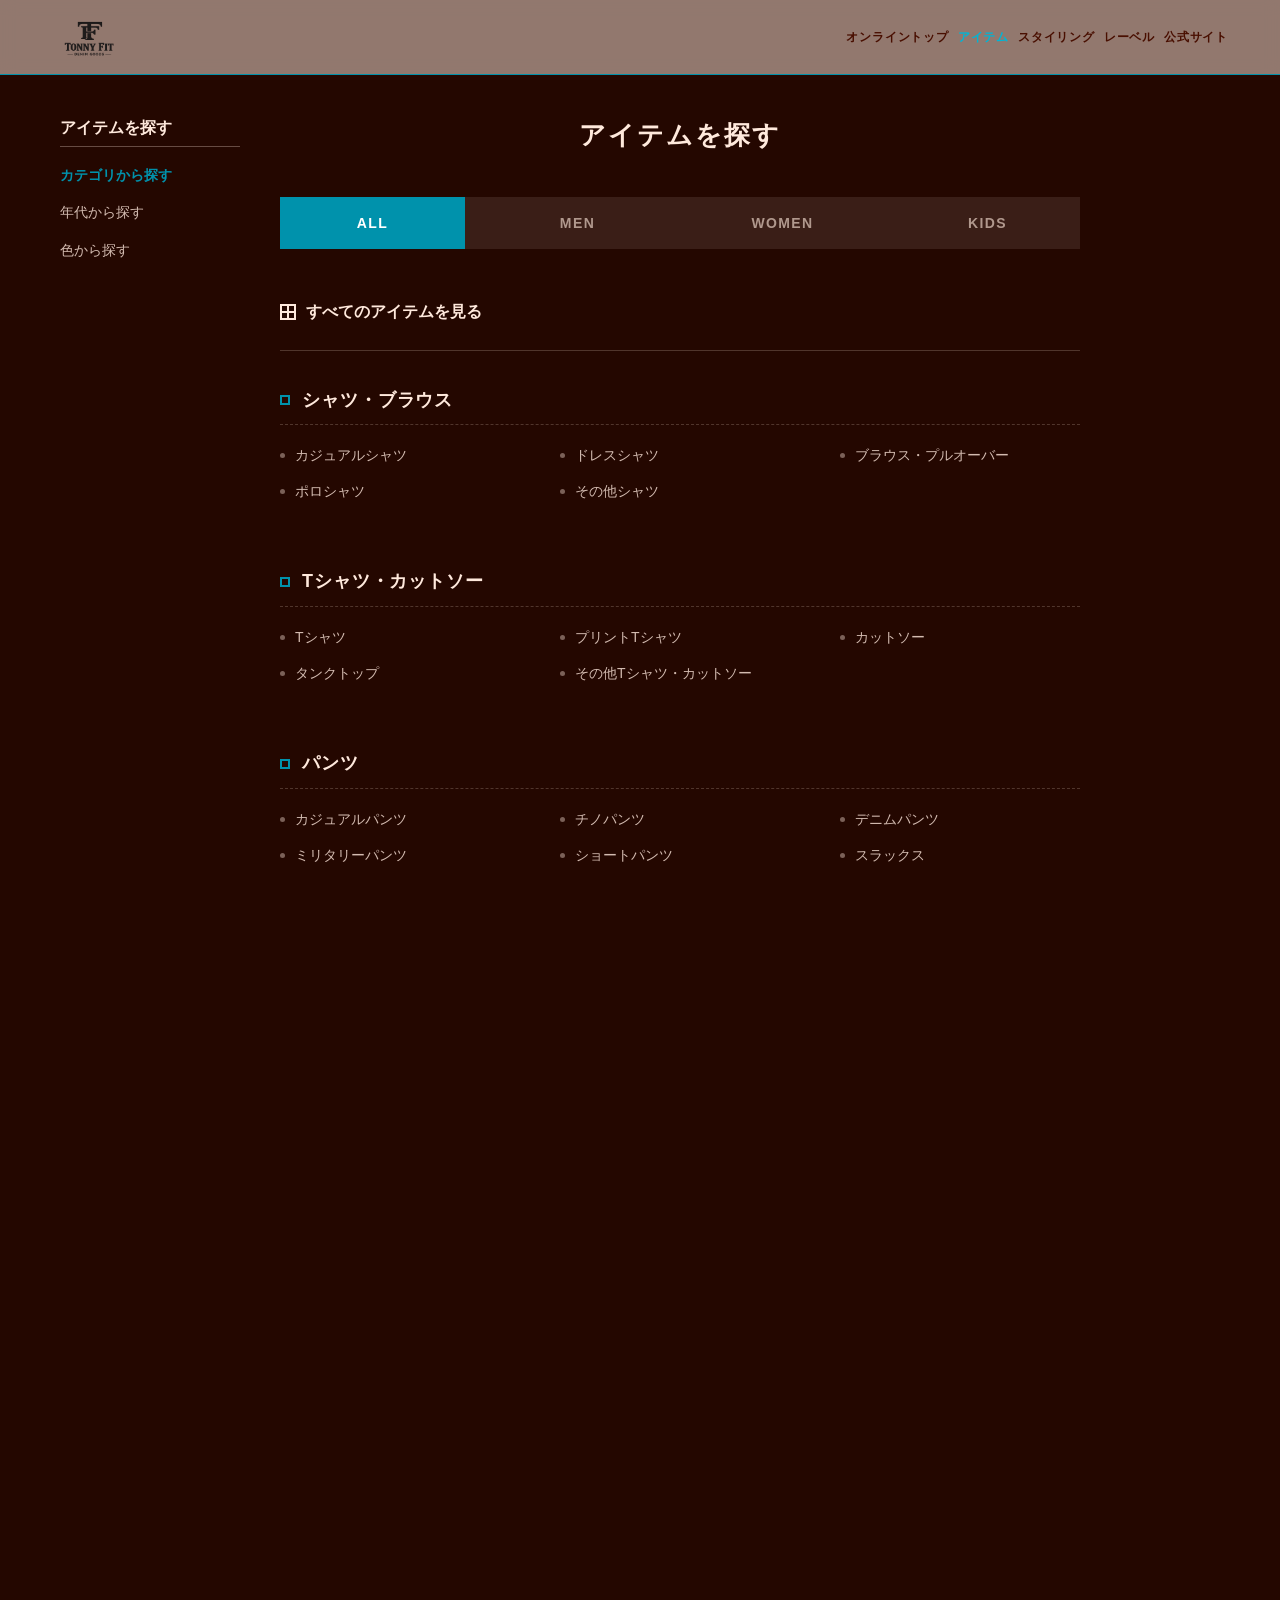
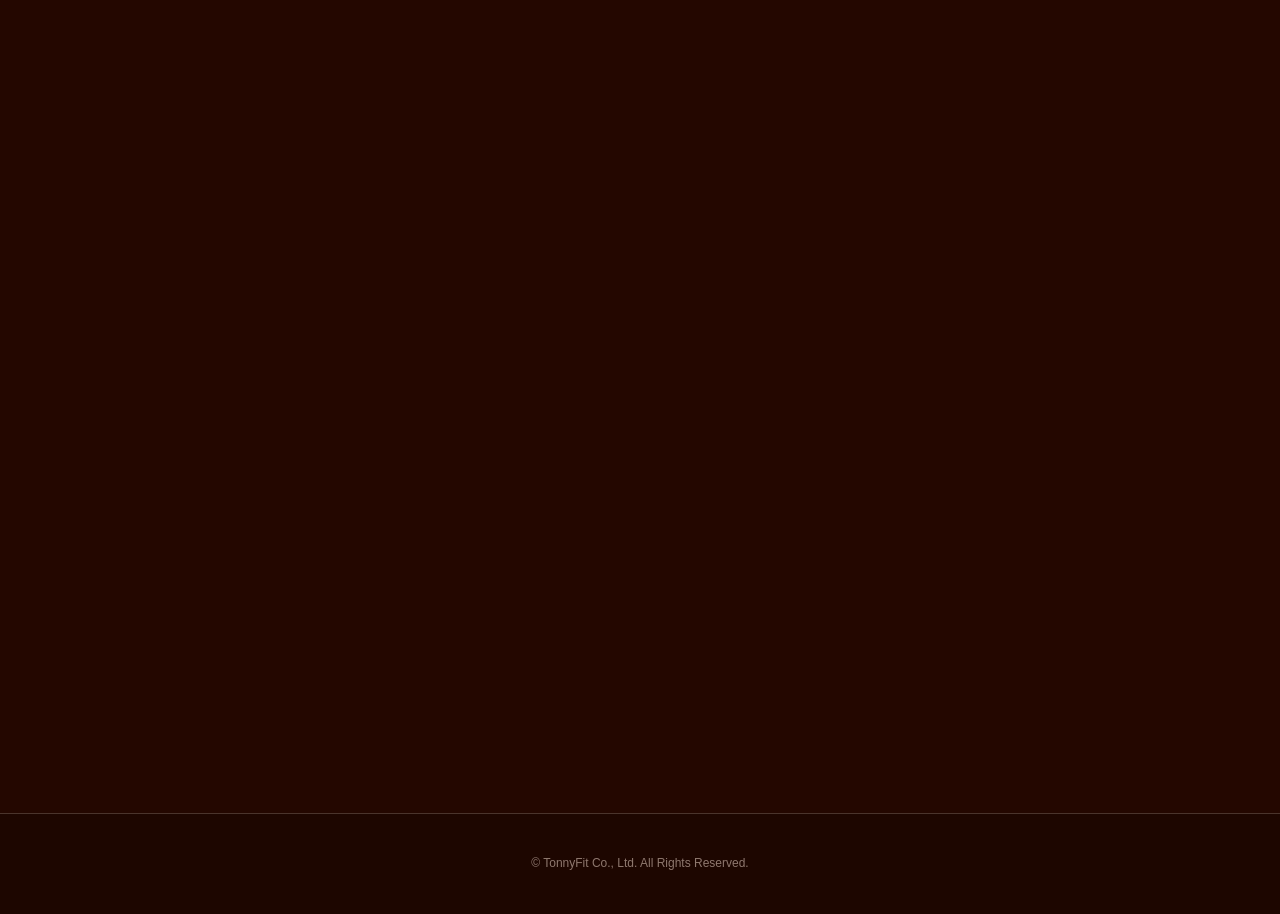
<file: onlineshop/category.html>
<!doctype html>
<html lang="ja">
  <head>
    <meta charset="UTF-8" />
    <meta name="viewport" content="width=device-width, initial-scale=1.0" />
    <title>アイテムを探す | TonnyFit</title>
    <link rel="stylesheet" href="../css/item.css" />

    <style>
      /* ==========================================
         アイテムページ専用のスタイル定義
         ========================================== */
      .container {
        max-width: 1200px; 
        margin: 0 auto; 
        display: flex;
        padding: 40px 20px;
        gap: 40px; 
        justify-content: flex-start; 
      }

      aside {
        width: 180px; 
        flex-shrink: 0;
      }

      main {
        flex-grow: 1;
        max-width: 800px; 
      }

      .page-title {
        font-size: 26px;
        font-weight: 700;
        margin-bottom: 30px;
        letter-spacing: 2px;
      }

      /* サイドバー */

      .filter-section h3 {
        font-size: 16px;
        font-weight: bold;
        margin-bottom: 15px;
        border-bottom: 1px solid rgba(255, 233, 220, 0.3);
        padding-bottom: 5px;
      }
      .filter-list {
        list-style: none;
      }
      .filter-list li {
        margin-bottom: 12px;
      }
      .filter-list a {
        font-size: 14px;
        color: rgba(255, 233, 220, 0.8);
      }
      .filter-list a:hover {
        color: rgb(0, 146, 172);
      }

    
      @media (max-width: 768px) {
        .container {
          flex-direction: column;
          gap: 20px;
        }
        aside {
          width: 100%;
          margin-bottom: 20px;
        }
      }
      
      .scroll-fade-in {
        opacity: 0;
        transform: translateY(15px);
        transition:
          opacity 0.8s ease-out,
          transform 0.8s ease-out;
      }

      .scroll-fade-in.is-visible {
        opacity: 1;
        transform: translateY(0);
      }
      .scroll-fade-in {
        opacity: 0;
        transform: translateY(15px);
        transition:
          opacity 0.8s ease-out,
          transform 0.8s ease-out;
      }
  
      .label-container {
        max-width: 1000px; 
        margin: 0 auto;
        padding: 60px 20px;
      }

  
      .page-title {
        text-align: center;
        margin-bottom: 40px;
      }

      .tab-container {
        display: flex;
        justify-content: center; 
        gap: 20px;
        margin-bottom: 50px;
      }

      header {
        width: 100%;
      }

      .header-container {
        display: flex;
        flex-direction: row;
        justify-content: space-between;
        align-items: center;
        padding: 10px; 
        width: 100%;
        box-sizing: border-box;
      }

      .header-container .logo img {
        max-width: 80px; 
        height: auto;
        display: block;
      }
  
      .nav-links {
        display: flex;
        flex-direction: row;
        justify-content: flex-end; 
        gap: 5px; 
        flex-shrink: 1; 
        min-width: 0; 
      }

      .nav-links a {

        font-size: clamp(6px, 2.2vw, 12px);
        white-space: nowrap;
        color: rgb(255, 233, 220);
        text-decoration: none;
        padding: 0 2px;
        line-height: 1;
      }
    </style>
  </head>
  <body>
    <!-- ヘッダー -->
    <header>
      <div class="header-container">
        <a href="online.html" class="logo">
          <img
            class="logo"
            src="../images/31833963-60DB-429D-B823-72A00010497C.png"
            alt="TonnyFitホーム"
          />
        </a>
        <nav class="nav-links">
          <a href="online.html">オンライントップ</a>
          <a href="category.html" style="color: rgb(0, 182, 214) !important"
            >アイテム</a
          >
          <a href="styling.html">スタイリング</a>
          <a href="label.html">レーベル</a>
          <a href="../index.html">公式サイト</a>
        </nav>
      </div>
    </header>

    <!-- メインレイアウト -->
    <div class="container">
      <!-- 左：サイドバー -->
      <aside>
        <div class="filter-section">
          <h3>アイテムを探す</h3>
          <ul class="filter-list">
            <li>
              <a href="#" style="font-weight: bold; color: rgb(0, 146, 172)"
                >カテゴリから探す</a
              >
            </li>
            <li><a href="#">年代から探す</a></li>
            <li><a href="#">色から探す</a></li>
          </ul>
        </div>
      </aside>

      <!-- 右：メインコンテンツ -->
      <main>
        <h2 class="page-title">アイテムを探す</h2>

        <!-- 性別選択（共通CSSから自動適用） -->
        <div class="tab-container">
          <span class="tab-item active">ALL</span>
          <span class="tab-item">MEN</span>
          <span class="tab-item">WOMEN</span>
          <span class="tab-item">KIDS</span>
        </div>

        <!-- 全てを見るリンク -->
        <div>
          <a href="index.html" class="all-items-link">すべてのアイテムを見る</a>
        </div>

        <!-- カテゴリブロック：シャツ -->
        <div class="category-group scroll-fade-in">
          <h3>シャツ・ブラウス</h3>
          <div class="sub-category-grid">
            <a href="index.html">カジュアルシャツ</a>
            <a href="#">ドレスシャツ</a>
            <a href="#">ブラウス・プルオーバー</a>
            <a href="#">ポロシャツ</a>
            <a href="#">その他シャツ</a>
          </div>
        </div>

        <!-- カテゴリブロック：Tシャツ -->
        <div class="category-group scroll-fade-in">
          <h3>Tシャツ・カットソー</h3>
          <div class="sub-category-grid">
            <a href="#">Tシャツ</a>
            <a href="#">プリントTシャツ</a>
            <a href="#">カットソー</a>
            <a href="#">タンクトップ</a>
            <a href="#">その他Tシャツ・カットソー</a>
          </div>
        </div>

        <!-- カテゴリブロック：パンツ -->
        <div class="category-group scroll-fade-in">
          <h3>パンツ</h3>
          <div class="sub-category-grid">
            <a href="#">カジュアルパンツ</a>
            <a href="#">チノパンツ</a>
            <a href="#">デニムパンツ</a>
            <a href="#">ミリタリーパンツ</a>
            <a href="#">ショートパンツ</a>
            <a href="#">スラックス</a>
          </div>
        </div>

        <!-- カテゴリブロック：アウター -->
        <div class="category-group scroll-fade-in">
          <h3>ジャケット・ブルゾン</h3>
          <div class="sub-category-grid">
            <a href="#">テーラードジャケット</a>
            <a href="#">ブルゾン</a>
            <a href="#">ダウンジャケット</a>
            <a href="#">ミリタリージャケット</a>
            <a href="#">コート</a>
          </div>
        </div>

        <!-- カテゴリブロック：追加分 -->
        <div class="category-group scroll-fade-in">
          <h3>アクセサリー</h3>
          <div class="sub-category-grid">
            <a href="#">ネックレス</a>
            <a href="#">リング</a>
            <a href="#">ブレスレット</a>
            <a href="#">ピアス・イヤリング</a>
            <a href="#">時計</a>
          </div>
        </div>

        <div class="category-group scroll-fade-in">
          <h3>バッグ・小物</h3>
          <div class="sub-category-grid">
            <a href="#">トートバッグ</a>
            <a href="#">リュック</a>
            <a href="#">ショルダーバッグ</a>
            <a href="#">財布・革小物</a>
            <a href="#">サングラス</a>
          </div>
        </div>

        <div class="category-group scroll-fade-in">
          <h3>シューズ</h3>
          <div class="sub-category-grid">
            <a href="#">スニーカー</a>
            <a href="#">ブーツ</a>
            <a href="#">サンダル</a>
            <a href="#">ドレスシューズ</a>
          </div>
        </div>

        <div class="category-group scroll-fade-in">
          <h3>ホーム・雑貨</h3>
          <div class="sub-category-grid">
            <a href="#">クッション</a>
            <a href="#">タオル</a>
            <a href="#">ステーショナリー</a>
            <a href="#">その他雑貨</a>
          </div>
        </div>

        <div class="category-group scroll-fade-in">
          <h3>ライフスタイル</h3>
          <div class="sub-category-grid">
            <a href="#">インテリア雑貨</a>
            <a href="#">フレグランス</a>
            <a href="#">アウトドア用品</a>
            <a href="#">トラベルグッズ</a>
          </div>
        </div>

        <div class="category-group scroll-fade-in">
          <h3>限定コレクション</h3>
          <div class="sub-category-grid">
            <a href="#">コラボレーション</a>
            <a href="#">ヴィンテージ復刻</a>
            <a href="#">シーズン限定品</a>
          </div>
        </div>

        <div class="category-group scroll-fade-in">
          <h3>ギフト・ケア用品</h3>
          <div class="sub-category-grid">
            <a href="#">ギフトラッピング</a>
            <a href="#">洗剤・メンテナンス</a>
            <a href="#">ケアツール</a>
          </div>
        </div>
      </main>
    </div>

    <!-- フッター -->
    <footer>
      <p>© TonnyFit Co., Ltd. All Rights Reserved.</p>
    </footer>

    <script>
      // 共通のスクロール監視処理
      document.addEventListener("DOMContentLoaded", () => {
        const observer = new IntersectionObserver(
          (entries) => {
            entries.forEach((entry) => {
              if (entry.isIntersecting) {
                entry.target.classList.add("is-visible");
              } else {
                entry.target.classList.remove("is-visible");
              }
            });
          },
          { threshold: 0.5 },
        );

    
        document.querySelectorAll(".scroll-fade-in").forEach((el) => {
          observer.observe(el);
        });
      });

      document.querySelectorAll(".tab-item").forEach((item) => {
        item.addEventListener("click", function () {
          document.querySelectorAll(".tab-item").forEach((tab) => {
            tab.classList.remove("active");
          });
          this.classList.add("active");
        });
      });

      document.addEventListener("DOMContentLoaded", () => {
        const allElements = document.querySelectorAll(".scroll-fade-in");
        allElements.forEach((el) => {
          const rect = el.getBoundingClientRect();
          if (rect.top < window.innerHeight) {
            el.classList.add("is-visible");
          }
        });
      });
    </script>
  </body>
</html>
</file>
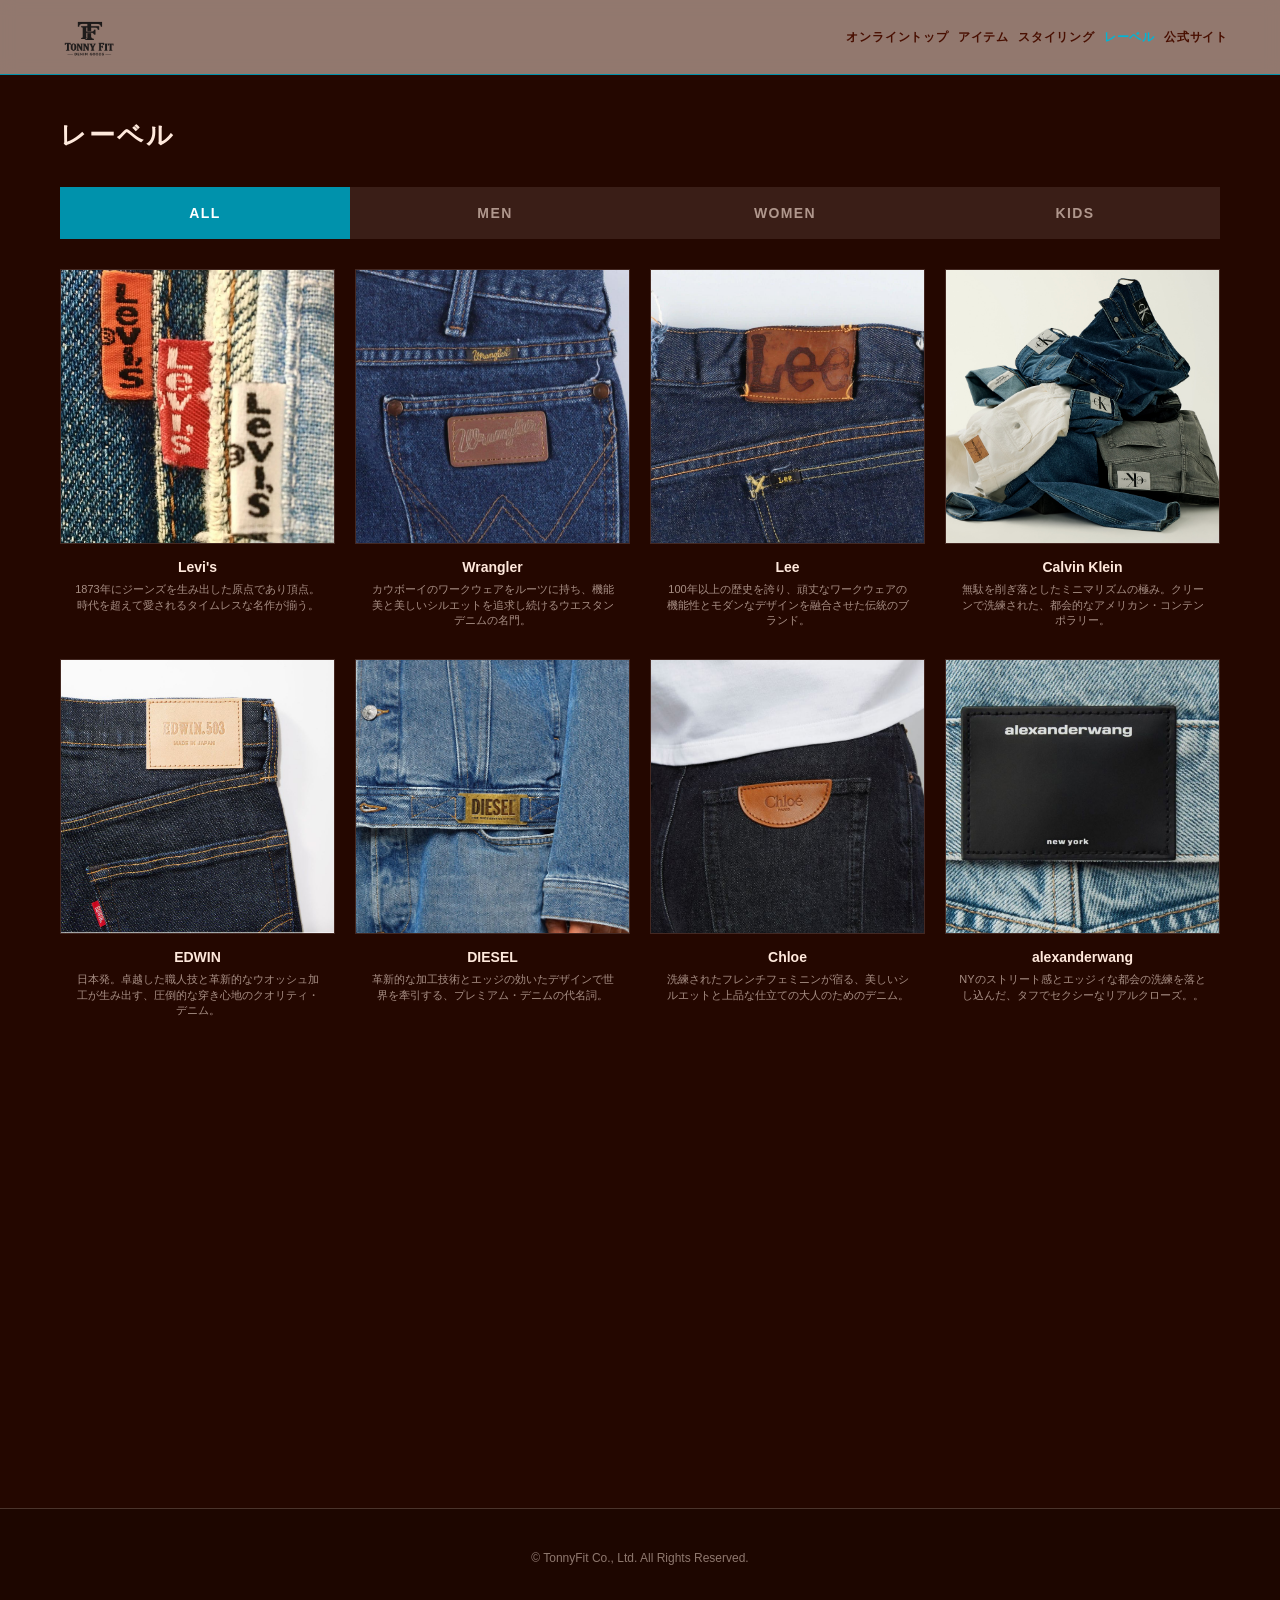
<file: onlineshop/label.html>
<!doctype html>
<html lang="ja">
  <head>
    <meta charset="UTF-8" />
    <meta name="viewport" content="width=device-width, initial-scale=1.0" />
    <title>レーベル一覧 | TonnyFit</title>
    <link rel="stylesheet" href="../css/item.css" />

    <style>
      /* ==========================================
         レーベルページ専用のグリッドデザイン
         ========================================== */
      .label-container {
        max-width: 1200px;
        margin: 0 auto;
        padding: 40px 20px;
      }
      .page-title {
        font-size: 26px;
        font-weight: 700;
        margin-bottom: 30px;
        letter-spacing: 2px;
      }

    
      .label-grid {
        display: grid;
        grid-template-columns: repeat(2, 1fr); 
        gap: 30px 20px;
      }
      @media (min-width: 768px) {
        .label-grid {
          grid-template-columns: repeat(4, 1fr); 
        }
      }

      .label-card {
        display: flex;
        flex-direction: column;
        align-items: center;
        text-align: center;
      }
      .label-image-box {
        width: 100%;
        aspect-ratio: 1 / 1;
        background-color: rgba(255, 233, 220, 0.05);
        border: 1px solid rgba(255, 233, 220, 0.1);
        overflow: hidden;
        margin-bottom: 12px;
        display: flex;
        align-items: center;
        justify-content: center;
        transition: all 0.3s ease;
      }
      .label-image-box img {
        width: 100%;
        height: 100%; 
        object-fit: cover; 
        transition: transform 0.3s ease;
      }
      .label-name {
        font-size: 14px;
        font-weight: bold;
        color: rgb(255, 233, 220);
        margin-bottom: 4px;
        transition: color 0.2s ease;
      }
      .label-description {
        font-size: 11px;
        color: rgba(255, 233, 220, 0.6);
        line-height: 1.4;
        max-width: 90%;
      }

      /* ホバー時の連動エフェクト */
      .label-card:hover .label-image-box {
        border-color: rgb(255, 123, 0);
        box-shadow: 0 0 10px rgba(0, 146, 172, 0.2);
      }
      .label-card:hover .label-image-box img {
        transform: scale(1.05);
      }
      .label-card:hover .label-name {
        color: rgb(0, 146, 172);
      }
      
      .scroll-fade-in {
        opacity: 0;
        transform: translateY(20px);
        transition:
          opacity 0.8s ease-out,
          transform 0.8s ease-out;
        will-change: opacity, transform;
      }
      .scroll-fade-in.is-visible {
        opacity: 1;
        transform: translateY(0);
      }
      
      header {
        width: 100%;
      
      }

      .header-container {
        display: flex;
        flex-direction: row;
        justify-content: space-between;
        align-items: center;
        padding: 10px;
        width: 100%;
        box-sizing: border-box;
      }

      .header-container .logo img {
        max-width: 80px; 
        height: auto;
        display: block;
      }
    
      .nav-links {
        display: flex;
        flex-direction: row;
        justify-content: flex-end; 
        gap: 5px; 
        flex-shrink: 1; 
        min-width: 0; 
      }

      .nav-links a {
        font-size: clamp(6px, 2.2vw, 12px);
        white-space: nowrap;
        color: rgb(255, 233, 220);
        text-decoration: none;
        padding: 0 2px;
        line-height: 1;
      }
    </style>
  </head>
  <body>
    <!-- ヘッダー -->
    <header>
      <div class="header-container">
        <a href="online.html" class="logo">
          <img
            class="logo"
            src="../images/31833963-60DB-429D-B823-72A00010497C.png"
            alt="TonnyFitホーム"
          />
        </a>
        <nav class="nav-links">
          <a href="online.html">オンライントップ</a>
          <a href="category.html">アイテム</a>
          <a href="styling.html">スタイリング</a>
          <a href="label.html" style="color: rgb(0, 182, 214) !important"
            >レーベル</a
          >
          <a href="../index.html">公式サイト</a>
        </nav>
      </div>
    </header>

    <!-- メインコンテンツ -->
    <div class="label-container">
      <h2 class="page-title scroll-fade-in">レーベル</h2>

      <!-- 性別タブ -->
      <div class="tab-container scroll-fade-in">
        <span class="tab-item active">ALL</span>
        <span class="tab-item">MEN</span>
        <span class="tab-item">WOMEN</span>
        <span class="tab-item">KIDS</span>
      </div>

      <!-- グリッド -->
      <div class="label-grid">
        <!-- レーベル5 -->
        <a href="#" class="label-card scroll-fade-in">
          <div class="label-image-box">
            <img src="../images/levis.jpg" alt="Levi's" />
          </div>
          <p class="label-name">Levi's</p>
          <p class="label-description">
            1873年にジーンズを生み出した原点であり頂点。時代を超えて愛されるタイムレスな名作が揃う。
          </p>
        </a>

        <!-- レーベル9 -->
        <a href="#" class="label-card scroll-fade-in">
          <div class="label-image-box">
            <img src="../images/Wrangler.jpg" alt="Wrangler" />
          </div>
          <p class="label-name">Wrangler</p>
          <p class="label-description">
            カウボーイのワークウェアをルーツに持ち、機能美と美しいシルエットを追求し続けるウエスタンデニムの名門。
          </p>
        </a>

        <!-- レーベル10 -->
        <a href="#" class="label-card scroll-fade-in">
          <div class="label-image-box">
            <img src="../images/Lee.jpg" alt="Lee" />
          </div>
          <p class="label-name">Lee</p>
          <p class="label-description">
            100年以上の歴史を誇り、頑丈なワークウェアの機能性とモダンなデザインを融合させた伝統のブランド。
          </p>
        </a>

        <!-- レーベル11 -->
        <a href="#" class="label-card scroll-fade-in">
          <div class="label-image-box">
            <!-- Calvin Kleinのimgタグの例 -->
            <img
              src="../images/Calvin Klein.jpg"
              alt="Calvin Klein"
              style="object-fit: cover; object-position: 18%"
            />
          </div>
          <p class="label-name">Calvin Klein</p>
          <p class="label-description">
            無駄を削ぎ落としたミニマリズムの極み。クリーンで洗練された、都会的なアメリカン・コンテンポラリー。
          </p>
        </a>

        <!-- レーベル12 -->
        <a href="#" class="label-card scroll-fade-in">
          <div class="label-image-box">
            <img src="../images/EDWIN.webp" alt="EDWIN" />
          </div>
          <p class="label-name">EDWIN</p>
          <p class="label-description">
            日本発。卓越した職人技と革新的なウオッシュ加工が生み出す、圧倒的な穿き心地のクオリティ・デニム。
          </p>
        </a>

        <!-- レーベル4 -->
        <a href="#" class="label-card scroll-fade-in">
          <div class="label-image-box">
            <img src="../images/diesel.jpg" alt="Diesel" />
          </div>
          <p class="label-name">DIESEL</p>
          <p class="label-description">
            革新的な加工技術とエッジの効いたデザインで世界を牽引する、プレミアム・デニムの代名詞。
          </p>
        </a>
        <!-- レーベル1 -->
        <a href="#" class="label-card scroll-fade-in">
          <div class="label-image-box">
            <img src="../images/cloe.jpg" alt="Cloe" />
          </div>
          <p class="label-name">Chloe</p>
          <p class="label-description">
            洗練されたフレンチフェミニンが宿る、美しいシルエットと上品な仕立ての大人のためのデニム。
          </p>
        </a>
        <!-- レーベル2 -->
        <a href="#" class="label-card scroll-fade-in">
          <div class="label-image-box">
            <img src="../images/alexanderwang.jpg" alt="alexanderwang" />
          </div>
          <p class="label-name">alexanderwang</p>
          <p class="label-description">
            NYのストリート感とエッジィな都会の洗練を落とし込んだ、タフでセクシーなリアルクローズ。。
          </p>
        </a>
        <!-- レーベル3 -->
        <a href="#" class="label-card scroll-fade-in">
          <div class="label-image-box">
            <img src="../images/adererror.jpg" alt="adererror" />
          </div>
          <p class="label-name">ADERERROR</p>
          <p class="label-description">
            独特なオーバーサイズと実験的な再構築デザインで個性を放つ、ソウル発の最先端ストリート。
          </p>
        </a>

        <!-- レーベル6 -->
        <a href="#" class="label-card scroll-fade-in">
          <div class="label-image-box">
            <img src="../images/loewe.jpg" alt="loewe" />
          </div>
          <p class="label-name">LOEWE</p>
          <p class="label-description">
            極上のクラフトマンシップと遊び心が融合した、大人のためのモダンで贅沢なハイエンド・デニム。
          </p>
        </a>

        <!-- レーベル7 -->
        <a href="#" class="label-card scroll-fade-in">
          <div class="label-image-box">
            <img src="../images/miumiu.jpg" alt="miumiu" />
          </div>
          <p class="label-name">MIUMIU</p>
          <p class="label-description">
            ヴィンテージへのオマージュとガーリーな感性が織りなす、自由でアイコニックなフレンチシック。
          </p>
        </a>
        <!-- レーベル8 -->
        <a href="#" class="label-card scroll-fade-in">
          <div class="label-image-box">
            <img src="../images/satur.jpg" alt="satur" />
          </div>
          <p class="label-name">SATUR</p>
          <p class="label-description">
            ソウル発。「土曜日の心地よさ」を提案する、クリーンでリラックス感漂う新世代のミニマルウェア。
          </p>
        </a>
      </div>
    </div>

    <!-- フッター -->
    <footer>
      <p>© TonnyFit Co., Ltd. All Rights Reserved.</p>
    </footer>

    <script>
      // 1. スクロール監視の処理
      document.addEventListener("DOMContentLoaded", () => {
        const observer = new IntersectionObserver(
          (entries) => {
            entries.forEach((entry) => {
              if (entry.isIntersecting) {
                entry.target.classList.add("is-visible");
              } else {
                entry.target.classList.remove("is-visible");
              }
            });
          },
          { threshold: 0.1 },
        );

        document.querySelectorAll(".scroll-fade-in").forEach((el) => {
          observer.observe(el);
        });
      });

      // 2. タブ切り替え処理
      document.querySelectorAll(".tab-item").forEach((item) => {
        item.addEventListener("click", function () {
          document.querySelectorAll(".tab-item").forEach((tab) => {
            tab.classList.remove("active");
          });
          this.classList.add("active");
        });
      });
    </script>
  </body>
</html>
</file>
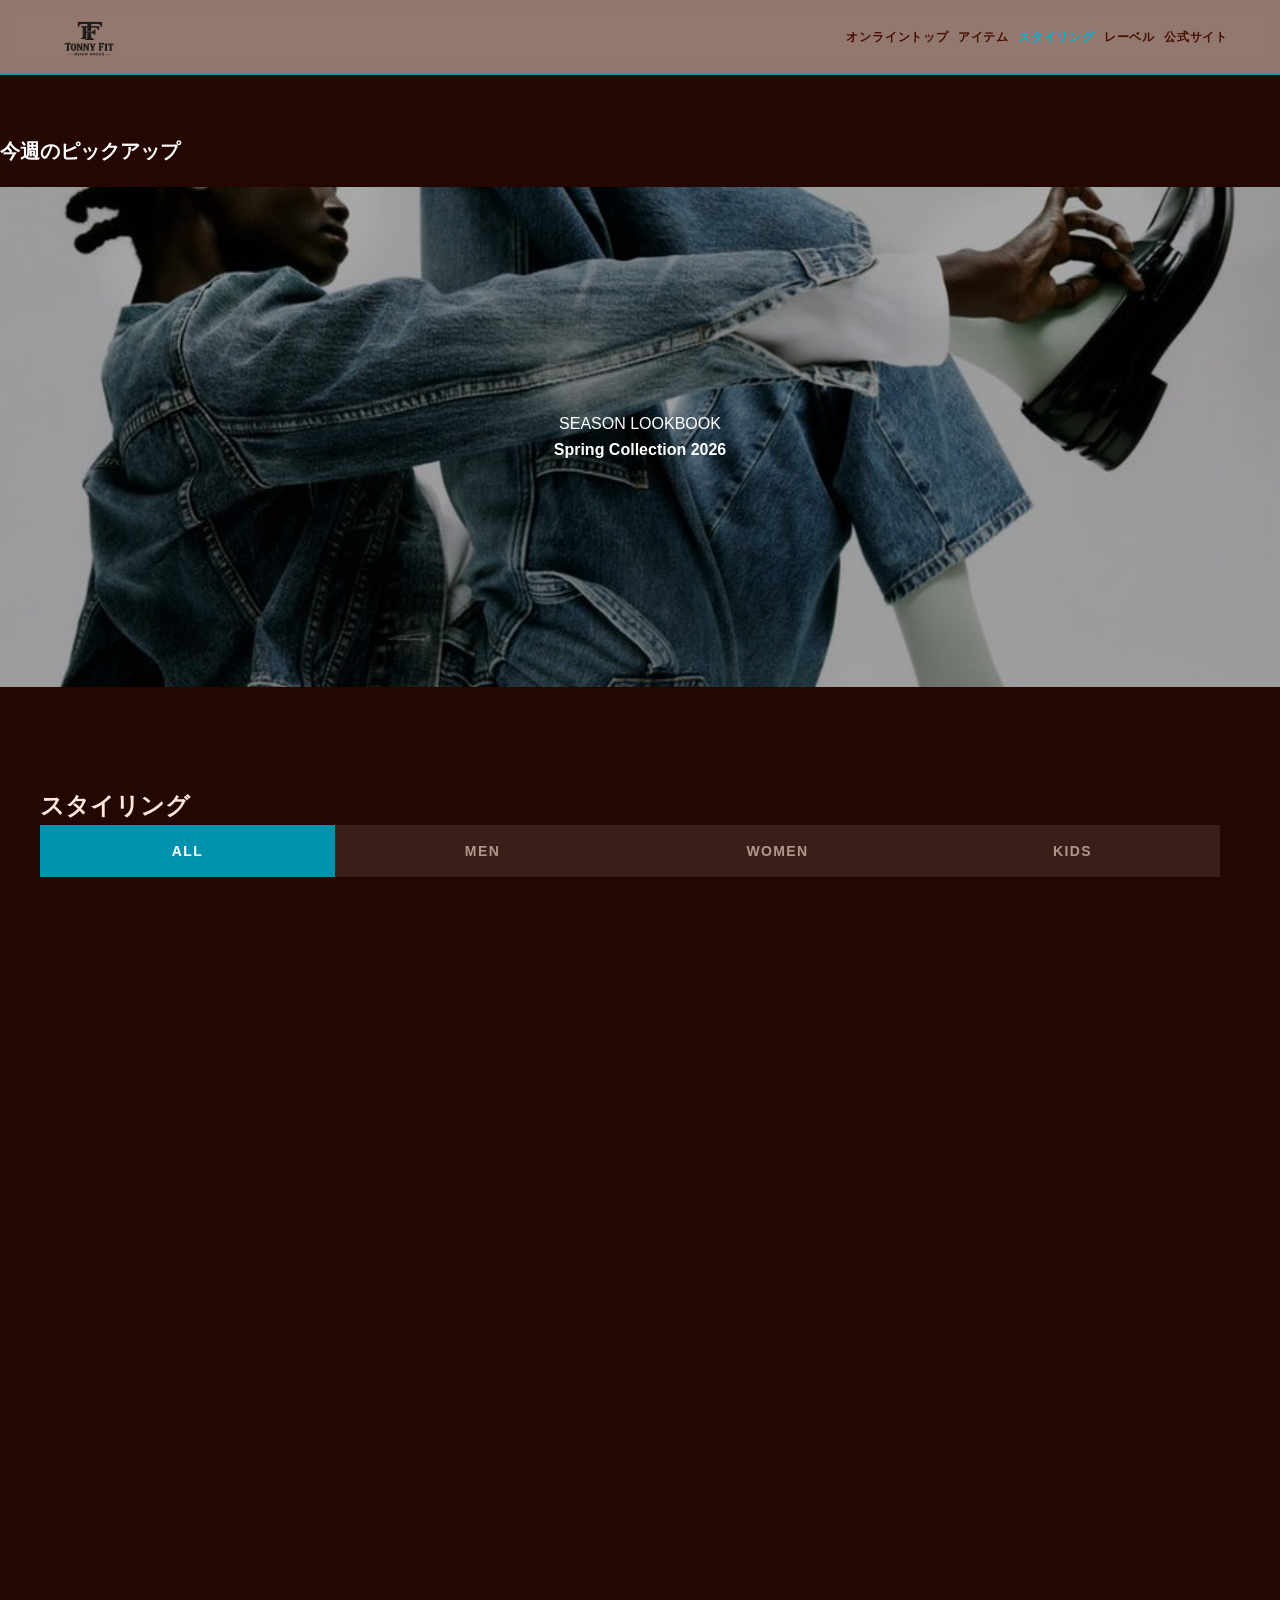
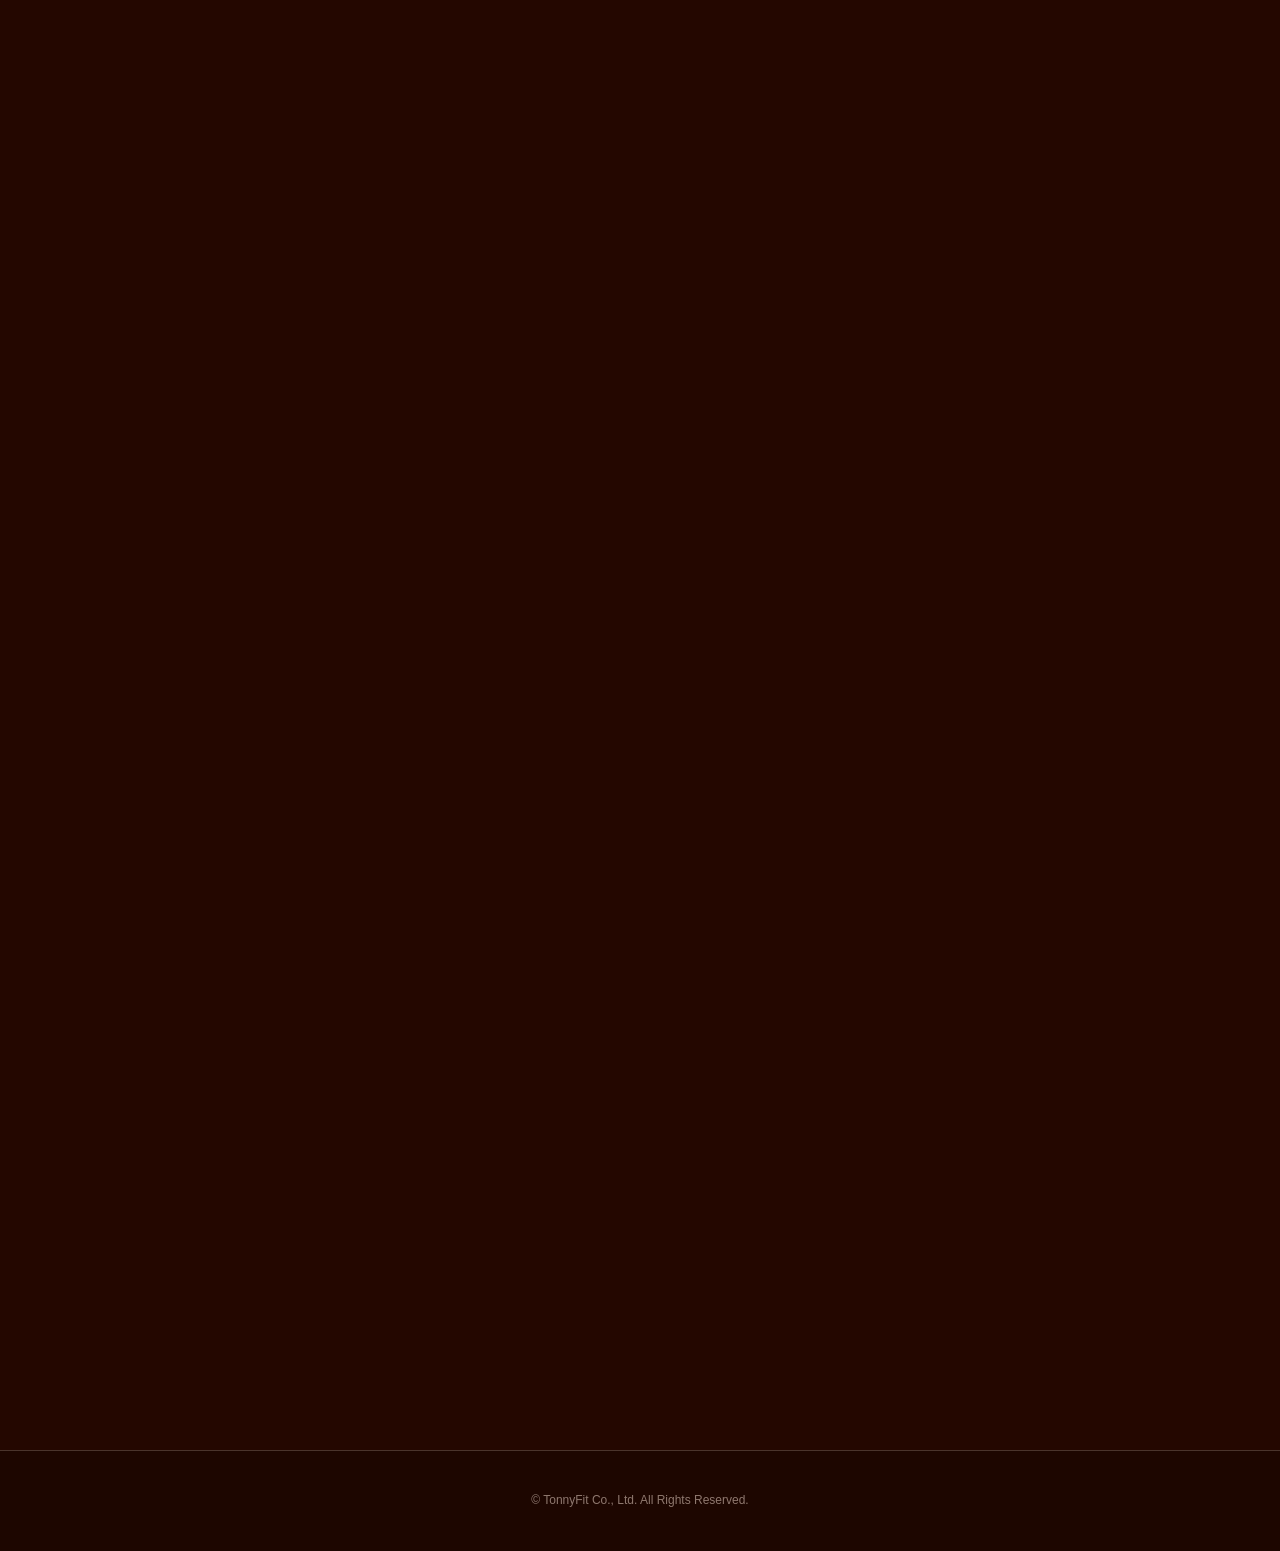
<file: onlineshop/styling.html>
<!doctype html>
<html lang="ja">
  <head>
    <meta charset="UTF-8" />
    <meta name="viewport" content="width=device-width, initial-scale=1.0" />
    <title>スタイリング | TonnyFit</title>
    
    <link rel="stylesheet" href="../css/item.css" />

    <style>
      /* ==========================================
         スタイリングページ専用のスタイル定義
         ========================================== */
      
      .styling-container {
        max-width: 1200px;
        margin: 0 auto;
        padding: 40px 20px 40px 0px;
      }
    
      .content-layout {
        display: flex;
        gap: 3vw; 
        justify-content: flex-start;
      }

  
      .side-menu {
        width: 220px;
        flex-shrink: 0;
        margin-left: 0 !important; 
        padding-left: 0 !important;
      }

  
      .main-content {
        flex: 1; 
      }

      .page-title,
      .tab-container {
        text-align: left;
        justify-content: flex-start;
      }

      
      .content-layout {
        display: flex;
        gap: 40px;
      }

  

      .menu-group {
        margin-bottom: 30px;
      }
      .menu-group h3 {
    
        font-size: clamp(15px, 1.1vw, 15px);
        font-weight: bold;
        margin-bottom: 12px;
        padding-bottom: 6px;
        border-bottom: 1px dashed rgba(255, 233, 220, 0.2);
        color: rgb(255, 233, 220);
      }

    
      .menu-list li a {
        padding-left: 0;
      }
      .menu-list {
        list-style: none;
        margin-left: 0;
        padding-left: 0;
        display: flex;
        flex-direction: column;
        gap: 10px;
      }
      .styling-grid {
        display: grid;
        grid-template-columns: repeat(2, 1fr);
        gap: 30px;
      }
      @media (min-width: 768px) {
        .styling-grid {
          grid-template-columns: repeat(3, 1fr);
        }
      }

      /* スナップ写真のカードデザイン */
      .styling-card {
        background-color: rgba(255, 233, 220, 0.05);
        display: flex;
        flex-direction: column;
        transition: all 0.3s ease;
        border: 1px solid rgba(255, 233, 220, 0.1);
        text-decoration: none; 
        cursor: pointer;
      }
      .styling-card:hover {
        transform: translateY(-8px);
        box-shadow: 0 10px 20px rgba(0, 0, 0, 0.4);
        border-color: rgb(255, 123, 0);
      }
      .styling-image-box {
        width: 100%;
        aspect-ratio: 3 / 4;
        background-color: #333;
        overflow: hidden;
      }
      .styling-image-box img {
        width: 100%;
        height: 100%;
        object-fit: cover;
      }
      .styling-info {
        padding: 12px;
      }
      .staff-name {
        font-size: 13px;
        font-weight: bold;
        color: rgb(255, 233, 220);
        margin-bottom: 2px;
      }
      .staff-height {
        font-size: 11px;
        color: rgba(255, 233, 220, 0.6);
        margin-bottom: 6px;
      }
      .shop-name {
        font-size: 11px;
        color: rgb(0, 146, 172);
        font-weight: bold;
      }


      @media (max-width: 768px) {
        .styling-container {
          padding: 20px 15px;
        }
        .content-layout {
          flex-direction: column;
        }
        .side-menu {
          width: 100%;
        }
      }
      
      .scroll-fade-in {
        opacity: 0;
        transform: translateY(20px);
        transition:
          opacity 0.8s ease-out,
          transform 0.8s ease-out;
        will-change: opacity, transform;
      }

    
      .scroll-fade-in.is-visible {
        opacity: 1;
        transform: translateY(0);
      }
  
      .feature-section {
        margin: 60px 0;
      }
      .feature-title {
        font-size: 20px;
        margin-bottom: 20px;
        color: #fff;
      }
      .feature-banner {
        width: 100%;
        height: 500px;
        background:
          linear-gradient(rgba(0, 0, 0, 0.3), rgba(0, 0, 0, 0.3)),
          url("../images/78a9795290b6eb954cb4142fe2b58b2b.jpg");
        background-size: cover;
        background-position: center;
        display: flex;
        align-items: center;
        justify-content: center;
        text-align: center;
        color: white;
      }
      .feature-btn {
        margin-top: 15px;
        padding: 10px 30px;
        background: transparent;
        border: 1px solid white;
        color: white;
        cursor: pointer;
        transition: 0.3s;
      }
      .feature-btn:hover {
        background: white;
        color: #333;
      }
      .store-banner-wrapper {
        width: 100%; 
        margin: 60px 0 0 0; 
        text-align: center;
      }

      .store-banner {
        display: block;
        width: 100%; 
        height: 100%;
        object-fit: cover;
        object-position: top;

        border-radius: 12px;
        box-shadow: 0 6px 20px rgba(0, 0, 0, 0.3);
        transition: transform 0.3s ease;
      }
      .store-banner:hover {
        transform: scale(1.01); 
      }
      
      header {
        width: 100%;
    
      }

      .header-container {
        display: flex;
        flex-direction: row;
        justify-content: space-between; 
        align-items: center;
        padding: 10px; 
        width: 100%;
        box-sizing: border-box;
      }

      .header-container .logo img {
        max-width: 80px; 
        height: auto;
        display: block;
      }
      /* ナビゲーション*/
      .nav-links {
        display: flex;
        flex-direction: row;
        justify-content: flex-end; 
        gap: 5px; 
        flex-shrink: 1; 
        min-width: 0; 
      }

      .nav-links a {
        font-size: clamp(6px, 2.2vw, 12px);
        white-space: nowrap;
        color: rgb(255, 233, 220);
        text-decoration: none;
        padding: 0 2px;
        line-height: 1;
      }
    </style>
  </head>
  <body>
    <!-- ヘッダー -->
    <header>
      <div class="header-container">
        <a href="online.html" class="logo">
          <img
            class="logo"
            src="../images/31833963-60DB-429D-B823-72A00010497C.png"
            alt="TonnyFitホーム"
          />
        </a>
        <nav class="nav-links">
          <a href="online.html">オンライントップ</a>
          <a href="category.html">アイテム</a>
          <a href="styling.html" style="color: rgb(0, 182, 214) !important"
            >スタイリング</a
          >
          <a href="label.html">レーベル</a>
          <a href="../index.html">公式サイト</a>
        </nav>
      </div>
    </header>

    <!-- 特集バナー -->
    <section class="feature-section scroll-fade-in">
      <h3 class="feature-title">今週のピックアップ</h3>
      <div class="feature-banner">
        <div class="feature-text">
          <p>SEASON LOOKBOOK</p>
          <h4>Spring Collection 2026</h4>
        </div>
      </div>
    </section>
    <!-- メインコンテンツ -->
    <div class="styling-container">
      <h2 class="page-title scroll-fade-in">スタイリング</h2>

      <!-- 性別タブ -->
      <div class="tab-container scroll-fade-in">
        <span class="tab-item active">ALL</span>
        <span class="tab-item">MEN</span>
        <span class="tab-item">WOMEN</span>
        <span class="tab-item">KIDS</span>
      </div>

    
      <div class="content-layout">

        <aside class="side-menu scroll-fade-in">
          <div class="menu-group">
            <h3>トップス</h3>
            <ul
              class="menu-list sub-category-grid"
              style="display: flex; flex-direction: column"
            >
              <li><a href="#" class="highlight">すべて見る</a></li>
              <li><a href="#">Tシャツ・カットソー</a></li>
              <li><a href="#">シャツ・ブラウス</a></li>
              <li><a href="#">ニット・セーター</a></li>
              <li><a href="#">パーカー</a></li>
            </ul>
          </div>
          <div class="menu-group">
            <h3>ジャケット・アウター</h3>
            <ul
              class="menu-list sub-category-grid"
              style="display: flex; flex-direction: column"
            >
              <li><a href="#">ブルゾン</a></li>
              <li><a href="#">テーラードジャケット</a></li>
              <li><a href="#">ダウンジャケット</a></li>
            </ul>
          </div>
          <div class="menu-group">
            <h3>パンツ</h3>
            <ul
              class="menu-list sub-category-grid"
              style="display: flex; flex-direction: column"
            >
              <li><a href="#">カジュアルパンツ</a></li>
              <li><a href="#">デニムパンツ</a></li>
              <li><a href="#">スラックス</a></li>
            </ul>
          </div>

          <div class="menu-group">
            <h3>スカート・ワンピース</h3>
            <ul
              class="menu-list sub-category-grid"
              style="display: flex; flex-direction: column"
            >
              <li><a href="#">ロングスカート</a></li>
              <li><a href="#">ミニスカート</a></li>
              <li><a href="#">ワンピース</a></li>
            </ul>
          </div>

          <div class="menu-group">
            <h3>セットアップ</h3>
            <ul
              class="menu-list sub-category-grid"
              style="display: flex; flex-direction: column"
            >
              <li><a href="#">ジャケットセットアップ</a></li>
              <li><a href="#">カジュアルセットアップ</a></li>
            </ul>
          </div>

          <div class="menu-group">
            <h3>アクセサリー・小物</h3>
            <ul
              class="menu-list sub-category-grid"
              style="display: flex; flex-direction: column"
            >
              <li><a href="#">バッグ</a></li>
              <li><a href="#">シューズ</a></li>
              <li><a href="#">帽子</a></li>
              <li><a href="#">ベルト</a></li>
            </ul>
          </div>
        </aside>

        <!-- スナップ写真 -->
        <main class="main-content">
          <div class="styling-grid">
            <!-- カード1 -->
            <a href="#" class="styling-card scroll-fade-in">
              <div class="styling-image-box">
                <img
                  src="../images/7394c4ccf2e1499df6699dbb7e5f94a7.jpg"
                  alt="スタイリング1"
                />
              </div>
              <div class="styling-info">
                <p class="staff-name">Sam</p>
                <p class="staff-height">171cm</p>
                <p class="shop-name">オンラインストア</p>
              </div>
            </a>

            <!-- カード2 -->
            <a href="#" class="styling-card scroll-fade-in">
              <div class="styling-image-box">
                <img
                  src="../images/23f1def886ad643c2c204ad3e2ae9638.jpg"
                  alt="スタイリング2"
                />
              </div>
              <div class="styling-info">
                <p class="staff-name">Kaya</p>
                <p class="staff-height">154cm</p>
                <p class="shop-name">TonnyFit 表参道</p>
              </div>
            </a>

            <!-- カード3 -->
            <a href="#" class="styling-card scroll-fade-in">
              <div class="styling-image-box">
                <img
                  src="../images/O1CN01c9syZG2K3yRcYOKTo__2793749502.webp"
                  alt="スタイリング3"
                />
              </div>
              <div class="styling-info">
                <p class="staff-name">Bryan</p>
                <p class="staff-height">180cm</p>
                <p class="shop-name">オンラインショップ</p>
              </div>
            </a>

            <!-- カード4 -->
            <a href="#" class="styling-card scroll-fade-in">
              <div class="styling-image-box">
                <img
                  src="../images/94f77373b83cf2d0a221d2ef3afc983c.jpg"
                  alt="スタイリング4"
                />
              </div>
              <div class="styling-info">
                <p class="staff-name">Ryoko</p>
                <p class="staff-height">152cm</p>
                <p class="shop-name">TonnyFit 表参道</p>
              </div>
            </a>

            <!-- カード5 -->
            <a href="#" class="styling-card scroll-fade-in">
              <div class="styling-image-box">
                <img
                  src="../images/19459c5cc15b237ceec2f2423d84359f.jpg"
                  alt="スタイリング5"
                />
              </div>
              <div class="styling-info">
                <p class="staff-name">Yuma</p>
                <p class="staff-height">175cm</p>
                <p class="shop-name">TonnyFit 表参道</p>
              </div>
            </a>
            <!-- カード6 -->
            <a href="#" class="styling-card scroll-fade-in">
              <div class="styling-image-box">
                <img
                  src="../images/0e3e173a370a5e841f7a58057c031f04.jpg"
                  alt="スタイリング6"
                />
              </div>
              <div class="styling-info">
                <p class="staff-name">Akira</p>
                <p class="staff-height">168cm</p>
                <p class="shop-name">TonnyFit 表参道</p>
              </div>
            </a>

            <!-- カード7 -->
            <a href="#" class="styling-card scroll-fade-in">
              <div class="styling-image-box">
                <img
                  src="../images/e834134d18a4ad0d8bb39d3eb968347f.jpg"
                  alt="スタイリング7"
                />
              </div>
              <div class="styling-info">
                <p class="staff-name">Minji</p>
                <p class="staff-height">163cm</p>
                <p class="shop-name">オンラインショップ</p>
              </div>
            </a>

            <!-- カード8 -->
            <a href="#" class="styling-card scroll-fade-in">
              <div class="styling-image-box">
                <img
                  src="../images/O1CN01ppGon422u2RcJwDD4__2367667179.jpg"
                  alt="スタイリング8"
                />
              </div>
              <div class="styling-info">
                <p class="staff-name">Jeff</p>
                <p class="staff-height">182cm</p>
                <p class="shop-name">オンラインショップ</p>
              </div>
            </a>

            <!-- カード9 -->
            <a href="#" class="styling-card scroll-fade-in">
              <div class="styling-image-box">
                <img
                  src="../images/O1CN01Z8AcxJ2K3yRcwZRiQ__2793749502.webp"
                  alt="スタイリング9"
                />
              </div>
              <div class="styling-info">
                <p class="staff-name">ai</p>
                <p class="staff-height">166cm</p>
                <p class="shop-name">オンラインショップ</p>
              </div>
            </a>
          </div>


          <div class="store-banner-wrapper scroll-fade-in">
            <a href="（店舗詳細ページのURL）">
              <img
                src="../images/banner3.jpg"
                alt="TonnyFit 表参道ヒルズ店 店舗情報"
                class="store-banner"
              />
            </a>
          </div>
        </main>
      </div>
    </div>

    <!-- フッター -->
    <footer>
      <p>© TonnyFit Co., Ltd. All Rights Reserved.</p>
    </footer>

    <script>
      document.addEventListener("DOMContentLoaded", () => {
        const observer = new IntersectionObserver(
          (entries) => {
            entries.forEach((entry) => {
              if (entry.isIntersecting) {
                entry.target.classList.add("is-visible");
              } else {
              
                entry.target.classList.remove("is-visible");
              }
            });
          },
          { threshold: 0.1 },
        );

        document.querySelectorAll(".scroll-fade-in").forEach((el) => {
          observer.observe(el);
        });
      });

      // タブ切り替え処理
      document.querySelectorAll(".tab-item").forEach((item) => {
        item.addEventListener("click", function () {
          document.querySelectorAll(".tab-item").forEach((tab) => {
            tab.classList.remove("active");
          });
          this.classList.add("active");
        });
      });
    </script>
  </body>
</html>
</file>
<file: css/item.css>
/* ==========================================
   1. 全体のリセットと基本設定
   ========================================== */
* {
  box-sizing: border-box;
  margin: 0;
  padding: 0;
}
body {
  font-family:
    "Helvetica Neue", Arial, "Hiragino Kaku Gothic ProN", "Hiragino Sans",
    Meiryo, sans-serif;
  color: rgb(255, 233, 220); /* 共通文字色：クリーム色 */
  background-color: rgb(36, 7, 0); /* 共通背景色：深い赤茶 */
  line-height: 1.6;
}
a {
  color: rgb(255, 233, 220);
  text-decoration: none;
  transition: color 0.2s ease;
}

/* ==========================================
   2. 共通ヘッダー（透け感×すりガラスボカシ）
   ========================================== */
header {
  border-bottom: 1px solid rgb(0, 146, 172);
  padding: 0 20px;
  position: sticky;
  top: 0;
  background-color: rgba(255, 233, 220, 0.5);
  backdrop-filter: blur(8px);
  -webkit-backdrop-filter: blur(8px);
  z-index: 1000;
  height: 75px;
  display: flex !important;
  align-items: center;
}
.header-container {
  width: 100%;
  max-width: 1200px;
  margin: 0 auto;
  display: flex !important;
  justify-content: space-between;
  align-items: center;
}
a.logo {
  display: flex !important;
  align-items: center;
  height: 120px;
  min-width: 150px;
}
img.logo {
  height: 100% !important;
  max-height: 120px !important;
  width: auto !important;
  display: block !important;
  object-fit: contain;
  margin-top: 10px;
}
.nav-links {
  display: flex !important;
  gap: 32px;
  height: 75px;
  align-items: center;
  list-style: none;
}
.nav-links a {
  font-size: 14px;
  font-weight: 700;
  color: rgb(73, 15, 0) !important; /* ヘッダー内は赤茶文字 */
  letter-spacing: 0.8px;
  position: relative;
}
.nav-links a:hover {
  color: rgb(0, 146, 172) !important; /* ホバーで水色 */
}
.nav-links a::after {
  content: "";
  position: absolute;
  bottom: -6px;
  left: 0;
  width: 100%;
  height: 2px;
  background-color: rgb(0, 146, 172);
  transform: scaleX(0);
  transition: transform 0.2s ease;
}
.nav-links a:hover::after {
  transform: scaleX(1); /* 線が伸びる */
}

/* ==========================================
   3. 共通・性別タブ（ここが復活ポイント！）
   ========================================== */
.tab-container {
  display: flex !important; /* 横並びを絶対に維持 */
  width: 100%;
  background-color: rgba(255, 233, 220, 0.1);
  margin-bottom: 30px;
}
.tab-item {
  flex: 1;
  text-align: center;
  padding: 15px 0;
  font-size: 14px;
  font-weight: bold;
  letter-spacing: 0.1em;
  cursor: pointer;
  color: rgba(255, 233, 220, 0.6) !important;
  background-color: transparent;
  transition:
    background-color 0.2s,
    color 0.2s;
  display: block !important;
}
.tab-item.active {
  background-color: rgb(0, 146, 172) !important; /* TonnyFit水色 */
  color: #ffffff !important;
}
.tab-item:not(.active):hover {
  background-color: rgba(255, 233, 220, 0.2) !important;
  color: rgb(255, 233, 220) !important;
}

/* ==========================================
   4. BEAMS風・ドット付き箇条書きメニュー（category用）
   ========================================== */
.all-items-link {
  display: flex;
  align-items: center;
  gap: 10px;
  font-size: 16px;
  font-weight: bold;
  color: rgb(255, 233, 220);
  padding-bottom: 25px;
  border-bottom: 1px solid rgba(255, 233, 220, 0.2);
  margin-bottom: 35px;
}
.all-items-link::before {
  content: "";
  display: inline-block;
  width: 16px;
  height: 16px;
  border: 2px solid rgb(255, 233, 220);
  box-sizing: border-box;
  background:
    linear-gradient(
      to right,
      transparent 40%,
      rgb(255, 233, 220) 40%,
      rgb(255, 233, 220) 60%,
      transparent 60%
    ),
    linear-gradient(
      to bottom,
      transparent 40%,
      rgb(255, 233, 220) 40%,
      rgb(255, 233, 220) 60%,
      transparent 60%
    );
}
.all-items-link:hover {
  color: rgb(0, 146, 172);
}
.category-group {
  margin-bottom: 45px;
  padding-bottom: 20px;
}
.category-group h3 {
  font-size: 18px;
  font-weight: bold;
  margin-top: 0;
  margin-bottom: 20px;
  padding-bottom: 10px;
  display: flex;
  align-items: center;
  gap: 12px;
  letter-spacing: 0.05em;
  border-bottom: 1px dashed rgba(255, 233, 220, 0.2);
  color: rgb(255, 233, 220);
}
.category-group h3::before {
  content: "";
  display: inline-block;
  width: 10px;
  height: 10px;
  border: 2px solid rgb(0, 146, 172);
  box-sizing: border-box;
}
.sub-category-grid {
  display: grid;
  grid-template-columns: repeat(2, 1fr);
  gap: 15px 40px;
}
@media (min-width: 768px) {
  .sub-category-grid {
    grid-template-columns: repeat(3, 1fr);
  }
}
.sub-category-grid a {
  font-size: 14px;
  color: rgba(255, 233, 220, 0.8);
  line-height: 1.5;
  display: flex;
  align-items: center;
  gap: 10px;
}
.sub-category-grid a::before {
  content: "";
  display: inline-block;
  width: 5px;
  height: 5px;
  background-color: rgba(255, 233, 220, 0.4);
  border-radius: 50%;
  flex-shrink: 0;
  transition: background-color 0.2s;
}
.sub-category-grid a:hover {
  color: rgb(0, 146, 172) !important;
}
.sub-category-grid a:hover::before {
  background-color: rgb(0, 146, 172);
}
.sub-category-grid a.highlight {
  font-weight: bold;
  color: rgb(0, 146, 172);
}
.sub-category-grid a.highlight::before {
  background-color: rgb(0, 146, 172);
}

/* ==========================================
   5. 共通フッター
   ========================================== */
footer {
  background-color: rgba(0, 0, 0, 0.2);
  border-top: 1px solid rgba(255, 233, 220, 0.2);
  padding: 40px 20px;
  margin-top: 60px;
  font-size: 12px;
  text-align: center;
  color: rgba(255, 233, 220, 0.5);
}

/* スマホ対応 */
@media (max-width: 768px) {
  header {
    height: 60px;
  }
  img.logo {
    max-height: 100px !important;
  }
  .nav-links {
    gap: 16px;
    height: auto;
  }
  /* .nav-links a {
    font-size: 13px;
  } */
  .nav-links a::after {
    display: none;
  }
  .sub-category-grid {
    grid-template-columns: repeat(2, 1fr);
    gap: 15px;
  }
}
</file>
